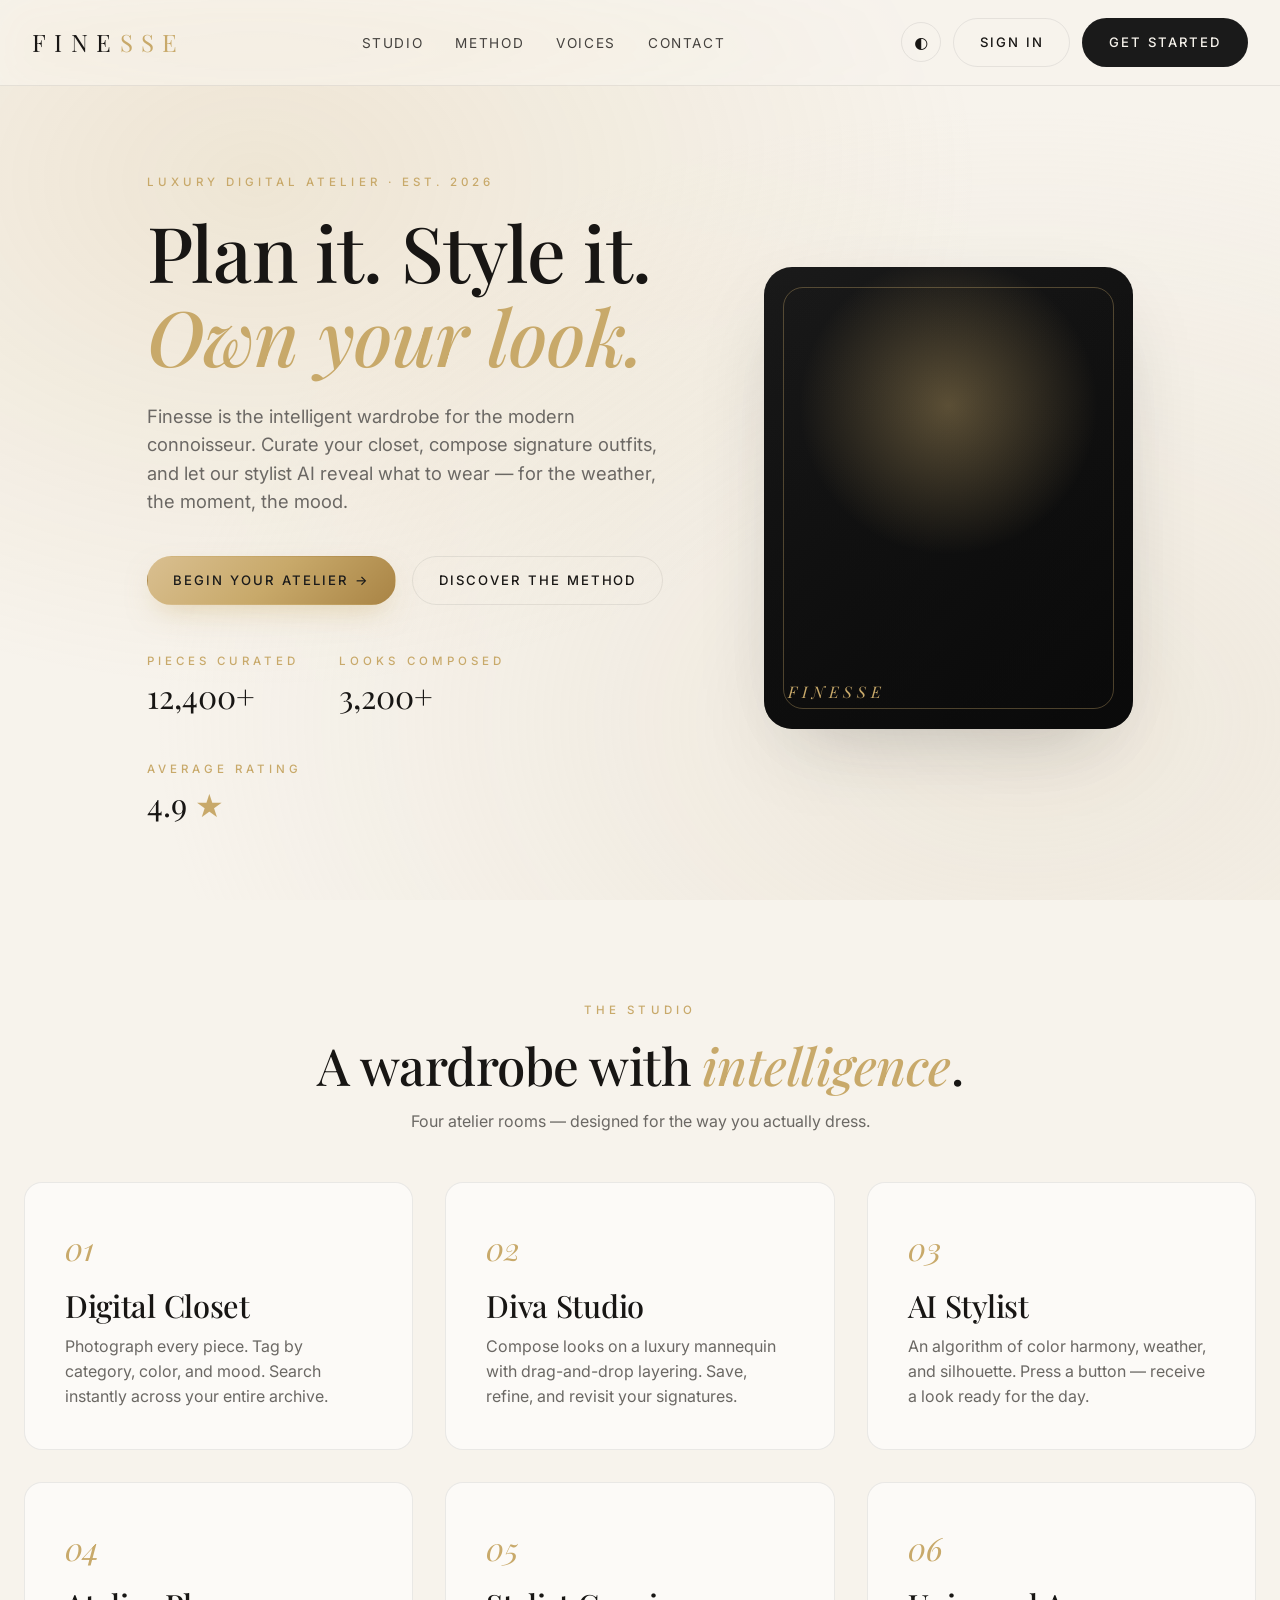
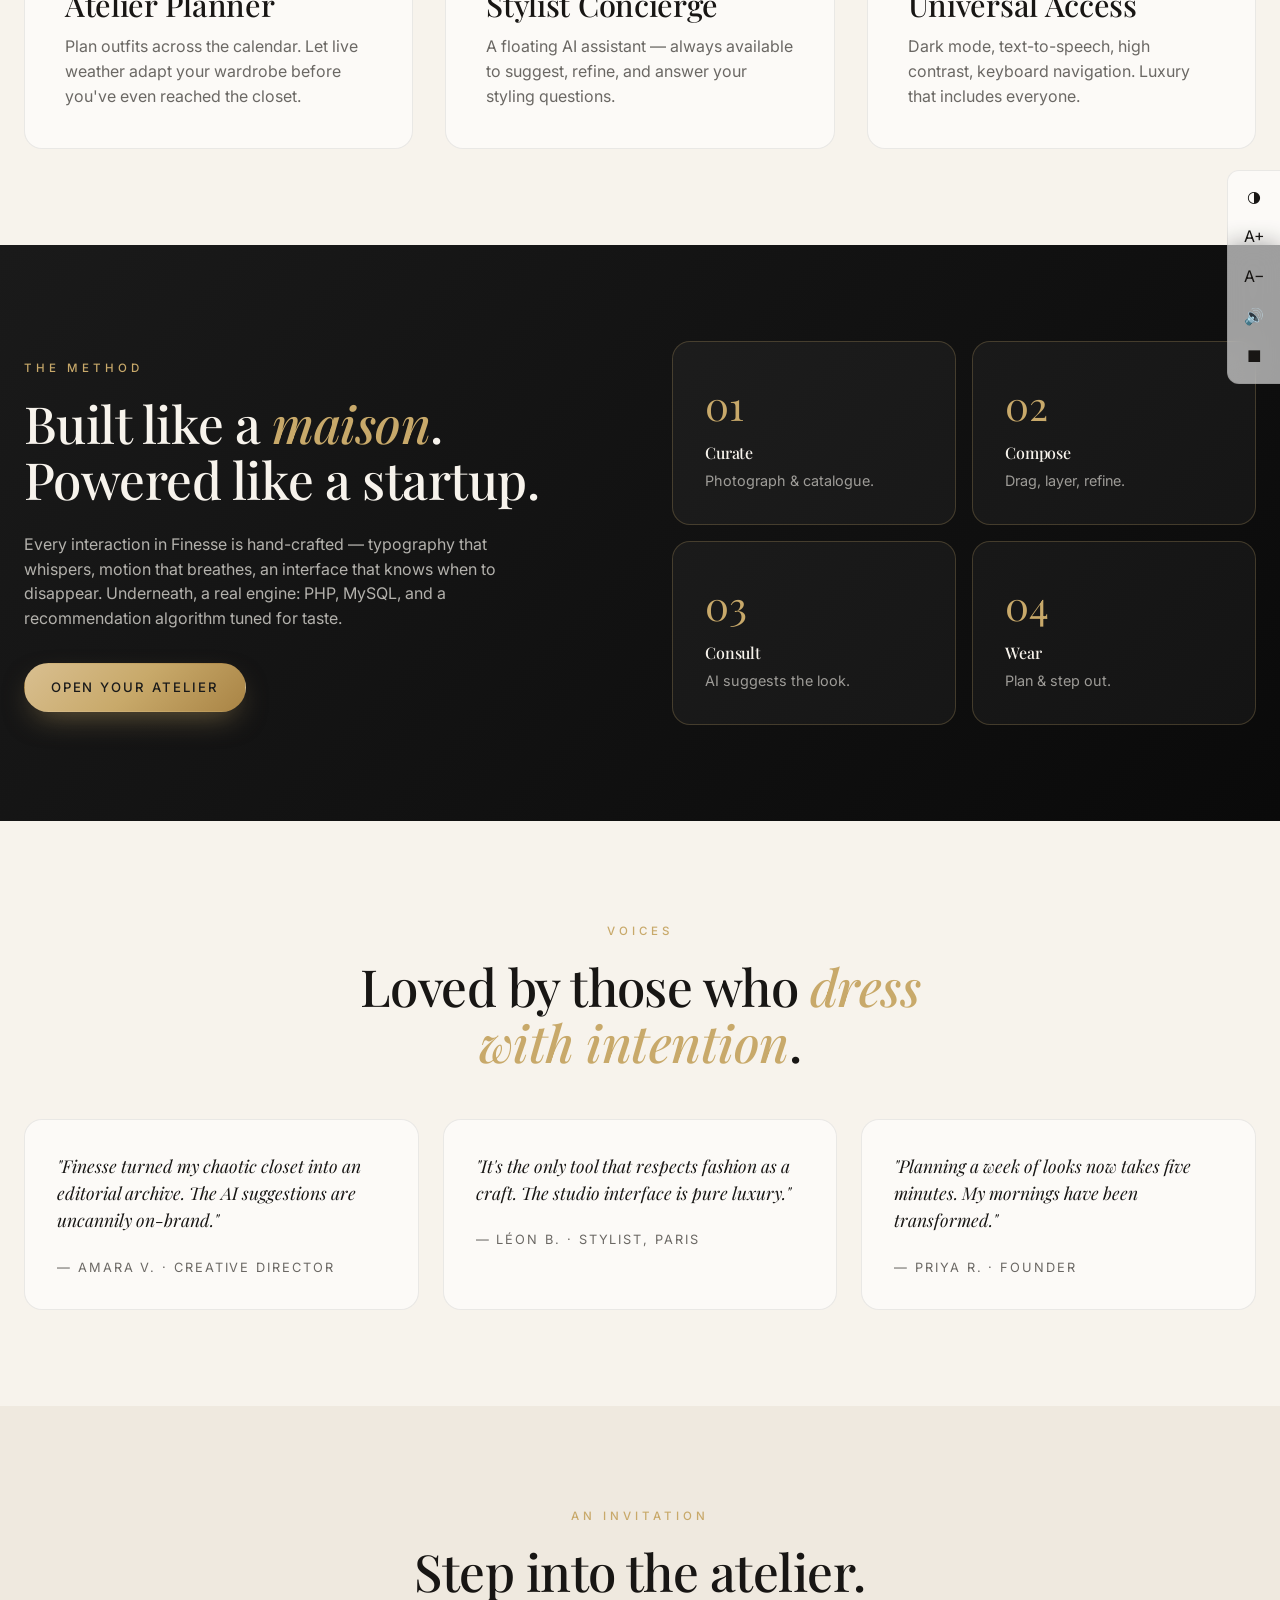
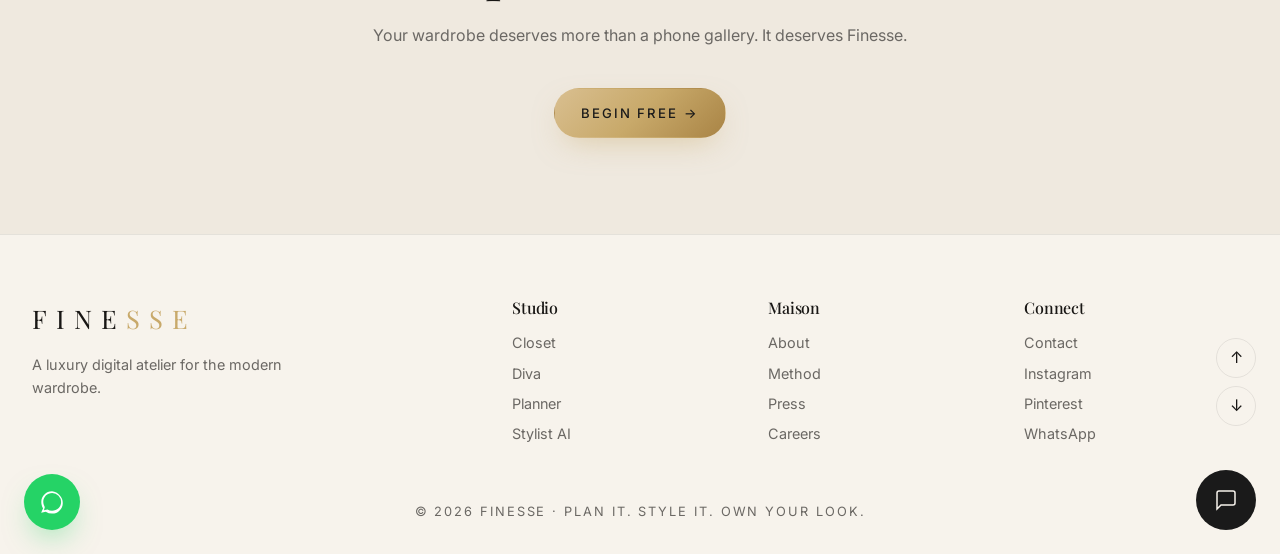
<file: Aatif/frontend/index.html>
<!DOCTYPE html>
<html lang="en">
<head>
<meta charset="UTF-8" />
<meta name="viewport" content="width=device-width, initial-scale=1" />
<title>Finesse — Plan it. Style it. Own your look.</title>
<meta name="description" content="Finesse is a luxury digital fashion-tech platform for wardrobe management & AI-powered outfit planning." />
<link rel="icon" href="assets/favicon.svg" type="image/svg+xml">
<link rel="preconnect" href="https://fonts.googleapis.com">
<link href="https://fonts.googleapis.com/css2?family=Inter:wght@300;400;500;600&family=Playfair+Display:ital,wght@0,400;0,500;0,600;1,400;1,500&display=swap" rel="stylesheet">
<link rel="stylesheet" href="css/finesse.css">
</head>
<body>
<div class="loader"><div class="l-logo">FINE<span>SSE</span></div><div class="bar"></div></div>

<nav class="nav">
  <a href="index.html" class="logo">FINE<span>SSE</span></a>
  <ul>
    <li><a href="#features">Studio</a></li>
    <li><a href="#how">Method</a></li>
    <li><a href="#voices">Voices</a></li>
    <li><a href="#contact">Contact</a></li>
  </ul>
  <div class="nav-actions">
    <button class="btn-icon" onclick="toggleTheme()" title="Theme">◐</button>
    <a href="login.html" class="btn btn-ghost">Sign in</a>
    <a href="signup.html" class="btn btn-primary">Get Started</a>
  </div>
</nav>

<header class="hero">
  <div class="container hero-grid">
    <div class="reveal">
      <span class="eyebrow">Luxury Digital Atelier · Est. 2026</span>
      <h1 style="margin-top:1rem">Plan it. Style it.<br><span class="it">Own your look.</span></h1>
      <p class="lead">Finesse is the intelligent wardrobe for the modern connoisseur. Curate your closet, compose signature outfits, and let our stylist AI reveal what to wear — for the weather, the moment, the mood.</p>
      <div class="hero-cta">
        <a href="signup.html" class="btn btn-gold">Begin Your Atelier →</a>
        <a href="#features" class="btn btn-ghost">Discover the Method</a>
      </div>
      <div style="margin-top:3rem; display:flex; gap:2.5rem; flex-wrap:wrap">
        <div><div class="eyebrow">Pieces curated</div><div style="font-family:var(--font-display);font-size:2rem">12,400+</div></div>
        <div><div class="eyebrow">Looks composed</div><div style="font-family:var(--font-display);font-size:2rem">3,200+</div></div>
        <div><div class="eyebrow">Average rating</div><div style="font-family:var(--font-display);font-size:2rem">4.9 <span style="color:var(--accent)">★</span></div></div>
      </div>
    </div>
    <div class="hero-visual reveal">
      <div class="silhouette"></div>
      <div class="frame"></div>
    </div>
  </div>
</header>

<section id="features">
  <div class="container">
    <div class="reveal" style="text-align:center;max-width:680px;margin:0 auto">
      <span class="eyebrow">The Studio</span>
      <h2 style="margin-top:1rem">A wardrobe with <em style="color:var(--accent)">intelligence</em>.</h2>
      <p class="muted" style="margin-top:1rem">Four atelier rooms — designed for the way you actually dress.</p>
    </div>
    <div class="features-grid">
      <div class="feature reveal">
        <span class="num">01</span><h3>Digital Closet</h3>
        <p class="muted">Photograph every piece. Tag by category, color, and mood. Search instantly across your entire archive.</p>
      </div>
      <div class="feature reveal">
        <span class="num">02</span><h3>Diva Studio</h3>
        <p class="muted">Compose looks on a luxury mannequin with drag-and-drop layering. Save, refine, and revisit your signatures.</p>
      </div>
      <div class="feature reveal">
        <span class="num">03</span><h3>AI Stylist</h3>
        <p class="muted">An algorithm of color harmony, weather, and silhouette. Press a button — receive a look ready for the day.</p>
      </div>
      <div class="feature reveal">
        <span class="num">04</span><h3>Atelier Planner</h3>
        <p class="muted">Plan outfits across the calendar. Let live weather adapt your wardrobe before you've even reached the closet.</p>
      </div>
      <div class="feature reveal">
        <span class="num">05</span><h3>Stylist Concierge</h3>
        <p class="muted">A floating AI assistant — always available to suggest, refine, and answer your styling questions.</p>
      </div>
      <div class="feature reveal">
        <span class="num">06</span><h3>Universal Access</h3>
        <p class="muted">Dark mode, text-to-speech, high contrast, keyboard navigation. Luxury that includes everyone.</p>
      </div>
    </div>
  </div>
</section>

<section id="how" style="background: var(--grad-noir); color: var(--ivory)">
  <div class="container">
    <div style="display:grid;grid-template-columns:1fr 1fr;gap:4rem;align-items:center">
      <div class="reveal">
        <span class="eyebrow">The Method</span>
        <h2 style="margin-top:1rem">Built like a <em style="color:var(--gold)">maison</em>.<br>Powered like a startup.</h2>
        <p style="margin-top:1.5rem;color:rgba(247,243,236,.7);max-width:480px">Every interaction in Finesse is hand-crafted — typography that whispers, motion that breathes, an interface that knows when to disappear. Underneath, a real engine: PHP, MySQL, and a recommendation algorithm tuned for taste.</p>
        <a href="signup.html" class="btn btn-gold" style="margin-top:2rem">Open Your Atelier</a>
      </div>
      <div class="reveal">
        <div style="display:grid;grid-template-columns:1fr 1fr;gap:1rem">
          <div style="padding:2rem;background:rgba(255,255,255,.04);border:1px solid rgba(200,169,106,.25);border-radius:18px">
            <div style="font-family:var(--font-display);font-size:2.5rem;color:var(--gold)">01</div>
            <h4 style="margin-top:.5rem">Curate</h4>
            <p style="font-size:.9rem;color:rgba(247,243,236,.6);margin-top:.5rem">Photograph & catalogue.</p>
          </div>
          <div style="padding:2rem;background:rgba(255,255,255,.04);border:1px solid rgba(200,169,106,.25);border-radius:18px">
            <div style="font-family:var(--font-display);font-size:2.5rem;color:var(--gold)">02</div>
            <h4 style="margin-top:.5rem">Compose</h4>
            <p style="font-size:.9rem;color:rgba(247,243,236,.6);margin-top:.5rem">Drag, layer, refine.</p>
          </div>
          <div style="padding:2rem;background:rgba(255,255,255,.04);border:1px solid rgba(200,169,106,.25);border-radius:18px">
            <div style="font-family:var(--font-display);font-size:2.5rem;color:var(--gold)">03</div>
            <h4 style="margin-top:.5rem">Consult</h4>
            <p style="font-size:.9rem;color:rgba(247,243,236,.6);margin-top:.5rem">AI suggests the look.</p>
          </div>
          <div style="padding:2rem;background:rgba(255,255,255,.04);border:1px solid rgba(200,169,106,.25);border-radius:18px">
            <div style="font-family:var(--font-display);font-size:2.5rem;color:var(--gold)">04</div>
            <h4 style="margin-top:.5rem">Wear</h4>
            <p style="font-size:.9rem;color:rgba(247,243,236,.6);margin-top:.5rem">Plan & step out.</p>
          </div>
        </div>
      </div>
    </div>
  </div>
</section>

<section id="voices">
  <div class="container">
    <div class="reveal" style="text-align:center;max-width:600px;margin:0 auto">
      <span class="eyebrow">Voices</span>
      <h2 style="margin-top:1rem">Loved by those who <em style="color:var(--accent)">dress with intention</em>.</h2>
    </div>
    <div class="t-grid">
      <div class="t-card reveal">
        <p>"Finesse turned my chaotic closet into an editorial archive. The AI suggestions are uncannily on-brand."</p>
        <div class="author">— Amara V. · Creative Director</div>
      </div>
      <div class="t-card reveal">
        <p>"It's the only tool that respects fashion as a craft. The studio interface is pure luxury."</p>
        <div class="author">— Léon B. · Stylist, Paris</div>
      </div>
      <div class="t-card reveal">
        <p>"Planning a week of looks now takes five minutes. My mornings have been transformed."</p>
        <div class="author">— Priya R. · Founder</div>
      </div>
    </div>
  </div>
</section>

<section id="contact" style="background: var(--bone)">
  <div class="container" style="text-align:center;max-width:680px">
    <span class="eyebrow">An Invitation</span>
    <h2 style="margin-top:1rem">Step into the atelier.</h2>
    <p class="muted" style="margin:1.5rem 0 2.5rem">Your wardrobe deserves more than a phone gallery. It deserves Finesse.</p>
    <a href="signup.html" class="btn btn-gold">Begin Free →</a>
  </div>
</section>

<footer class="footer">
  <div class="footer-grid">
    <div>
      <div style="font-family:var(--font-display);font-size:1.6rem;letter-spacing:.35em">FINE<span style="color:var(--accent)">SSE</span></div>
      <p class="muted" style="margin-top:1rem;max-width:300px;font-size:.9rem">A luxury digital atelier for the modern wardrobe.</p>
    </div>
    <div><h4>Studio</h4><ul><li>Closet</li><li>Diva</li><li>Planner</li><li>Stylist AI</li></ul></div>
    <div><h4>Maison</h4><ul><li>About</li><li>Method</li><li>Press</li><li>Careers</li></ul></div>
    <div><h4>Connect</h4><ul><li>Contact</li><li>Instagram</li><li>Pinterest</li><li>WhatsApp</li></ul></div>
  </div>
  <div class="copy">© 2026 Finesse · Plan it. Style it. Own your look.</div>
</footer>

<div style="position:fixed;right:1.5rem;bottom:8rem;z-index:50;display:flex;flex-direction:column;gap:.5rem">
  <button class="btn-icon" onclick="scrollUp()" title="Top">↑</button>
  <button class="btn-icon" onclick="scrollDown()" title="Bottom">↓</button>
</div>

<div id="floating-slot"></div>
<script src="js/finesse.js"></script>
</body>
</html>
</file>
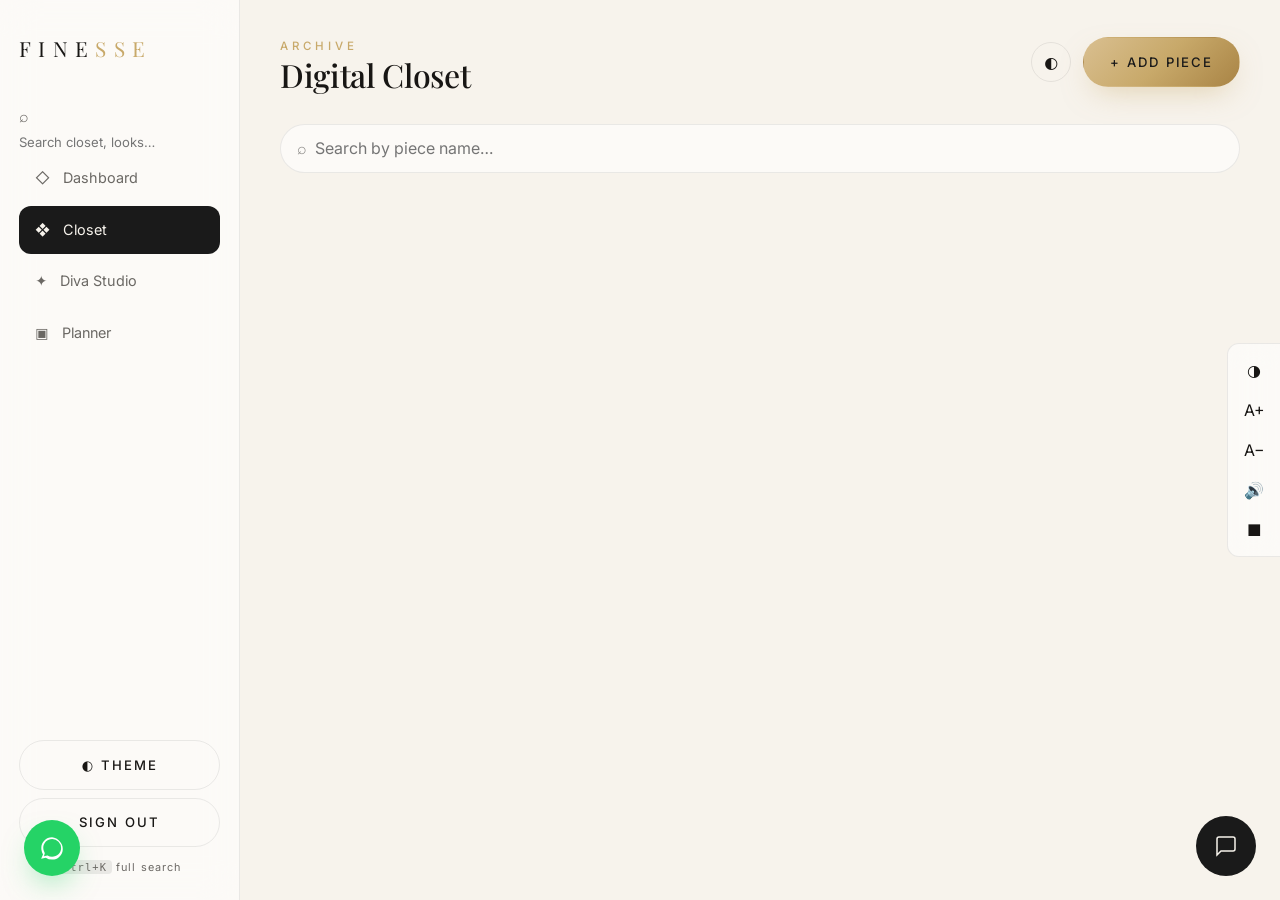
<file: Aatif/frontend/closet.html>
<!DOCTYPE html><html lang="en"><head>
<meta charset="UTF-8"><meta name="viewport" content="width=device-width, initial-scale=1">
<title>Closet · Finesse</title>
<link rel="icon" href="assets/favicon.svg" type="image/svg+xml">
<link href="https://fonts.googleapis.com/css2?family=Inter:wght@300;400;500;600&family=Playfair+Display:ital,wght@0,500;1,500&display=swap" rel="stylesheet">
<link rel="stylesheet" href="css/finesse.css">
</head><body>
<div class="app-shell">
  <div id="sidebar-slot"></div>
  <main class="app-main">
    <div class="app-top">
      <div><span class="eyebrow">Archive</span><h1>Digital Closet</h1></div>
      <div class="right">
        <button class="btn-icon" onclick="toggleTheme()" title="Theme">◐</button>
        <button class="btn btn-gold" onclick="openAdd()">+ Add Piece</button>
      </div>
    </div>

    <div class="closet-toolbar">
      <div class="search-bar">
        <span style="opacity:.5">⌕</span>
        <input id="search" placeholder="Search by piece name…">
      </div>
    </div>
    <div class="cat-pills" id="cat-pills"></div>

    <div class="item-grid" id="item-grid"></div>
  </main>
</div>

<div class="modal" id="add-modal">
  <div class="box">
    <h3>Add a piece</h3>
    <form onsubmit="submitAdd(event)" enctype="multipart/form-data">
      <div class="field"><label>Name</label><input name="name" required maxlength="120"></div>
      <div class="field"><label>Category</label>
        <select name="category_id" id="cat-select" required style="width:100%;padding:.9rem 1rem;border-radius:12px;border:1px solid var(--border);background:transparent;color:var(--text)"></select>
      </div>
      <div style="display:grid;grid-template-columns:1fr 1fr;gap:1rem">
        <div class="field"><label>Color</label><input name="color" placeholder="e.g. ivory"></div>
        <div class="field"><label>Style tag</label><input name="style_tag" placeholder="e.g. evening"></div>
      </div>
      <div class="field"><label>Image</label><input type="file" name="image" accept="image/*" required></div>
      <div style="display:flex;gap:.5rem;margin-top:1rem">
        <button type="button" class="btn btn-ghost" onclick="closeAdd()" style="flex:1;justify-content:center">Cancel</button>
        <button class="btn btn-primary" style="flex:1;justify-content:center">Add to Closet</button>
      </div>
    </form>
  </div>
</div>

<div id="floating-slot"></div>
<script src="js/finesse.js"></script>
<script>document.getElementById('sidebar-slot').outerHTML = F.renderChrome('closet');</script>
<script src="js/closet.js"></script>
</body></html>
</file>
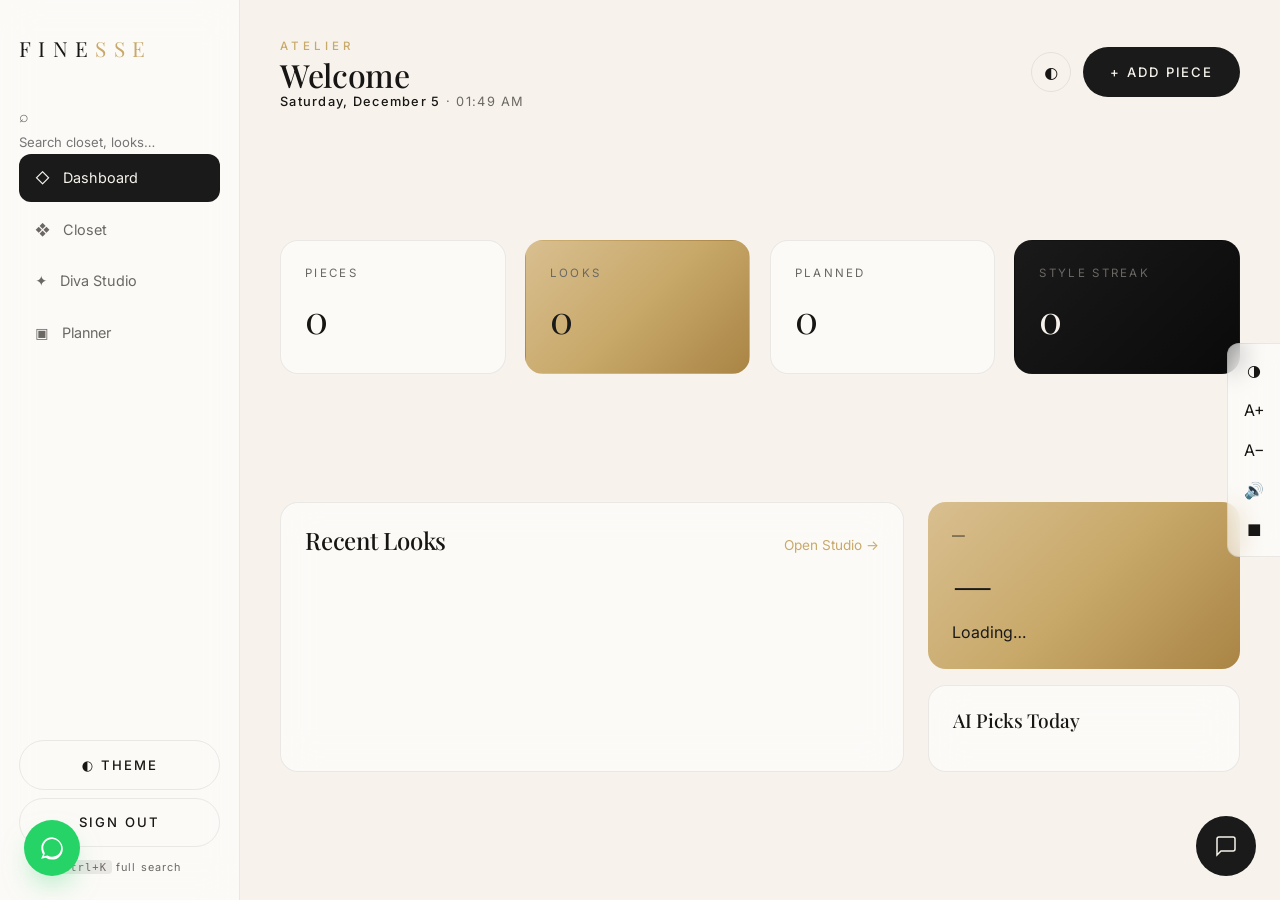
<file: Aatif/frontend/dashboard.html>
<!DOCTYPE html><html lang="en"><head>
<meta charset="UTF-8"><meta name="viewport" content="width=device-width, initial-scale=1">
<title>Dashboard · Finesse</title>
<link rel="icon" href="assets/favicon.svg" type="image/svg+xml">
<link href="https://fonts.googleapis.com/css2?family=Inter:wght@300;400;500;600&family=Playfair+Display:ital,wght@0,500;1,500&display=swap" rel="stylesheet">
<link rel="stylesheet" href="css/finesse.css">
</head><body>
<div class="app-shell">
  <script>document.write(F_RENDER_PLACEHOLDER='')</script>
  <div id="sidebar-slot"></div>
  <main class="app-main">
    <div class="app-top">
      <div>
        <span class="eyebrow">Atelier</span>
        <h1 id="hello">Welcome</h1>
        <div class="dt-widget" id="dt-widget"></div>
      </div>
      <div class="right">
        <button class="btn-icon" onclick="toggleTheme()" title="Theme">◐</button>
        <a href="closet.html" class="btn btn-primary">+ Add Piece</a>
      </div>
    </div>

    <section class="widgets">
      <div class="widget"><div class="lbl">Pieces</div><div class="val" id="stat-items">0</div></div>
      <div class="widget gold"><div class="lbl">Looks</div><div class="val" id="stat-outfits">0</div></div>
      <div class="widget"><div class="lbl">Planned</div><div class="val" id="stat-planned">0</div></div>
      <div class="widget dark"><div class="lbl">Style streak</div><div class="val" id="stat-streak">0</div></div>
    </section>

    <div class="dash-grid">
      <div class="card">
        <div class="section-title"><h2>Recent Looks</h2><a href="diva.html" style="color:var(--accent);font-size:.85rem">Open Studio →</a></div>
        <div id="recent-outfits"></div>
      </div>
      <div style="display:flex;flex-direction:column;gap:1rem">
        <div class="weather-card">
          <div class="city" id="w-city">—</div>
          <div class="t" id="w-temp">—</div>
          <div style="text-transform:capitalize" id="w-cond">loading…</div>
        </div>
        <div class="card">
          <div class="section-title"><h2 style="font-size:1.2rem">AI Picks Today</h2></div>
          <div id="ai-picks" style="display:grid;grid-template-columns:repeat(3,1fr);gap:.5rem"></div>
        </div>
      </div>
    </div>
  </main>
</div>
<div id="floating-slot"></div>
<script src="js/finesse.js"></script>
<script>document.getElementById('sidebar-slot').outerHTML = F.renderChrome('dashboard');</script>
<script src="js/dashboard.js"></script>
</body></html>
</file>
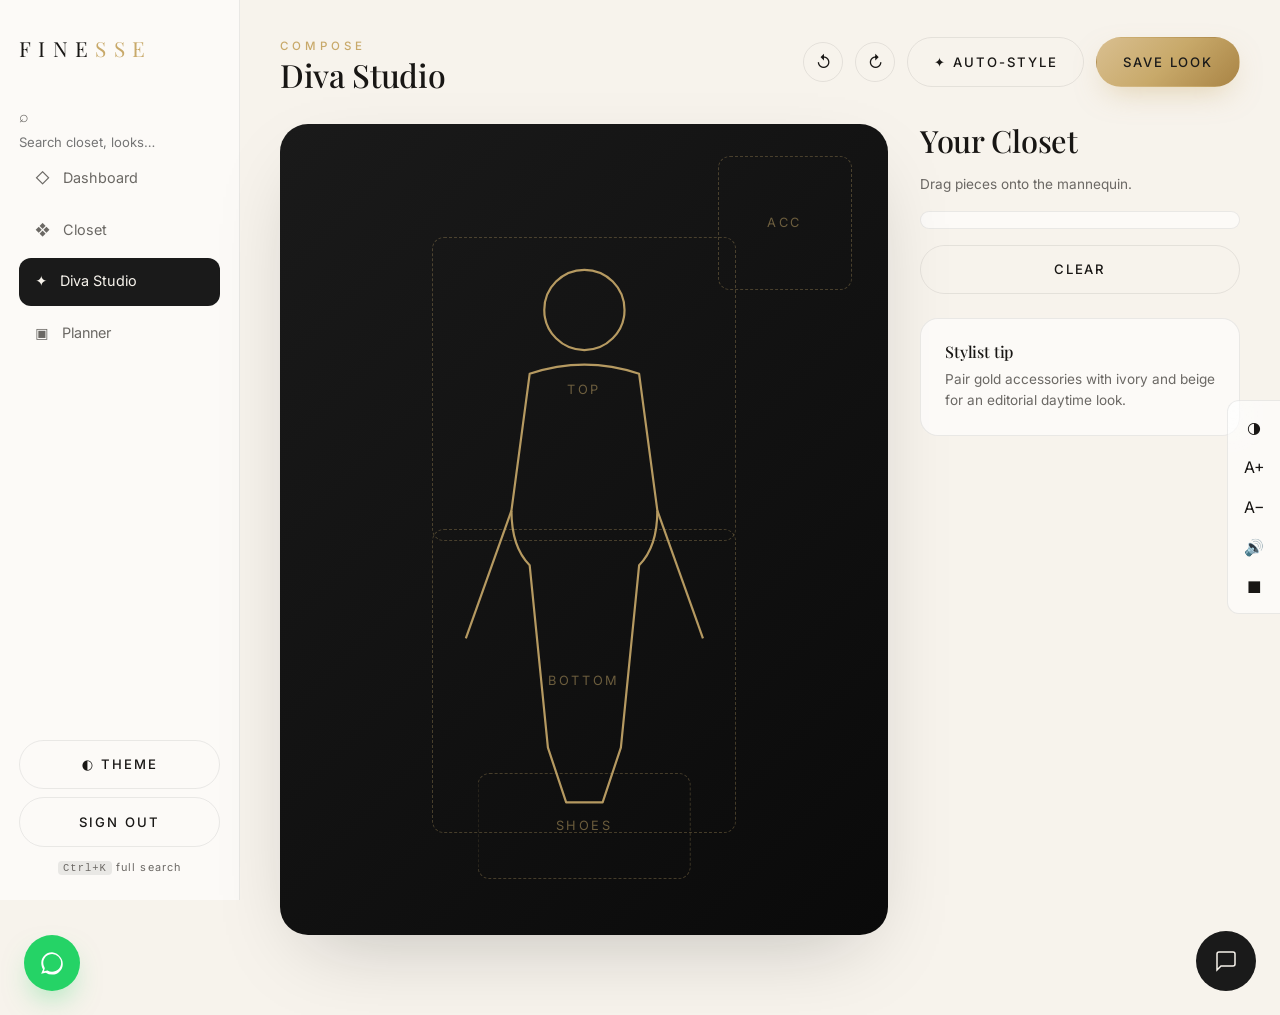
<file: Aatif/frontend/diva.html>
<!DOCTYPE html><html lang="en"><head>
<meta charset="UTF-8"><meta name="viewport" content="width=device-width, initial-scale=1">
<title>Diva Studio · Finesse</title>
<link rel="icon" href="assets/favicon.svg" type="image/svg+xml">
<link href="https://fonts.googleapis.com/css2?family=Inter:wght@300;400;500;600&family=Playfair+Display:ital,wght@0,500;1,500&display=swap" rel="stylesheet">
<link rel="stylesheet" href="css/finesse.css">
</head><body>
<div class="app-shell">
  <div id="sidebar-slot"></div>
  <main class="app-main">
    <div class="app-top">
      <div><span class="eyebrow">Compose</span><h1>Diva Studio</h1></div>
      <div class="right">
        <button class="btn-icon" onclick="rotateMannequin(-1)" title="Rotate left">↺</button>
        <button class="btn-icon" onclick="rotateMannequin(1)" title="Rotate right">↻</button>
        <button class="btn btn-ghost" onclick="autoCompose()">✦ Auto-style</button>
        <button class="btn btn-gold" onclick="saveOutfit()">Save Look</button>
      </div>
    </div>

    <div class="diva-wrap">
      <div class="mannequin" id="mannequin">
        <svg viewBox="0 0 200 320" fill="none" stroke="#c8a96a" stroke-width="1.2" stroke-linejoin="round">
          <circle cx="100" cy="40" r="22"/>
          <path d="M70 75 Q100 65 130 75 L140 150 Q140 170 130 180 L120 280 L110 310 H90 L80 280 L70 180 Q60 170 60 150 Z"/>
          <line x1="60" y1="150" x2="35" y2="220"/>
          <line x1="140" y1="150" x2="165" y2="220"/>
        </svg>
        <div class="slot top" data-slot="top" data-label="TOP">TOP</div>
        <div class="slot bottom" data-slot="bottom" data-label="BOTTOM">BOTTOM</div>
        <div class="slot shoes" data-slot="shoes" data-label="SHOES">SHOES</div>
        <div class="slot acc" data-slot="acc" data-label="ACC">ACC</div>
      </div>

      <div class="diva-side">
        <h3>Your Closet</h3>
        <p class="muted" style="font-size:.85rem;margin-bottom:1rem">Drag pieces onto the mannequin.</p>
        <div class="diva-pool" id="diva-pool"></div>
        <div class="diva-actions">
          <button class="btn btn-ghost" onclick="clearLook()" style="flex:1;justify-content:center">Clear</button>
        </div>
        <div class="card" style="margin-top:1.5rem">
          <h4 style="font-family:var(--font-display);margin-bottom:.5rem">Stylist tip</h4>
          <p class="muted" style="font-size:.85rem">Pair gold accessories with ivory and beige for an editorial daytime look.</p>
        </div>
      </div>
    </div>
  </main>
</div>
<div id="floating-slot"></div>
<script src="js/finesse.js"></script>
<script>document.getElementById('sidebar-slot').outerHTML = F.renderChrome('diva');</script>
<script src="js/diva.js"></script>
</body></html>
</file>
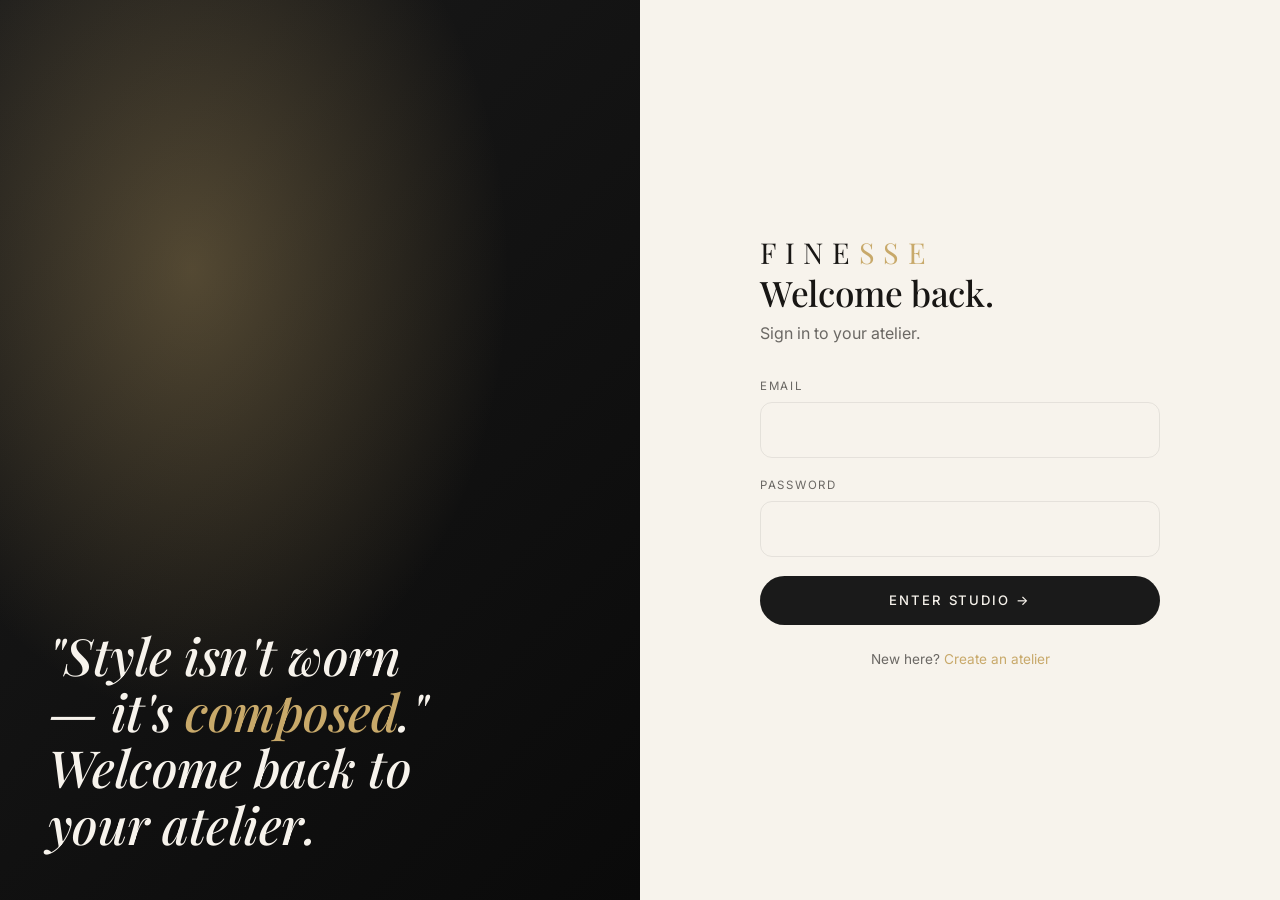
<file: Aatif/frontend/login.html>
<!DOCTYPE html><html lang="en"><head>
<meta charset="UTF-8"><meta name="viewport" content="width=device-width, initial-scale=1">
<title>Sign In · Finesse</title>
<link rel="icon" href="assets/favicon.svg" type="image/svg+xml">
<link href="https://fonts.googleapis.com/css2?family=Inter:wght@300;400;500;600&family=Playfair+Display:ital,wght@0,500;1,500&display=swap" rel="stylesheet">
<link rel="stylesheet" href="css/finesse.css">
</head><body>
<main class="auth-page">
  <aside class="auth-art">
    <h2>"Style isn't worn — it's <span>composed</span>." Welcome back to your atelier.</h2>
  </aside>
  <section class="auth-form-wrap">
    <form class="auth-form" onsubmit="doLogin(event)">
      <a href="index.html" class="logo">FINE<span style="color:var(--accent)">SSE</span></a>
      <h1>Welcome back.</h1>
      <p class="sub">Sign in to your atelier.</p>
      <div class="msg"></div>
      <div class="field"><label>Email</label><input type="email" name="email" required></div>
      <div class="field"><label>Password</label><input type="password" name="password" minlength="6" required></div>
      <button class="btn btn-primary">Enter Studio →</button>
      <p class="alt">New here? <a href="signup.html">Create an atelier</a></p>
    </form>
  </section>
</main>
<script src="js/finesse.js"></script>
<script src="js/auth.js"></script>
</body></html>
</file>
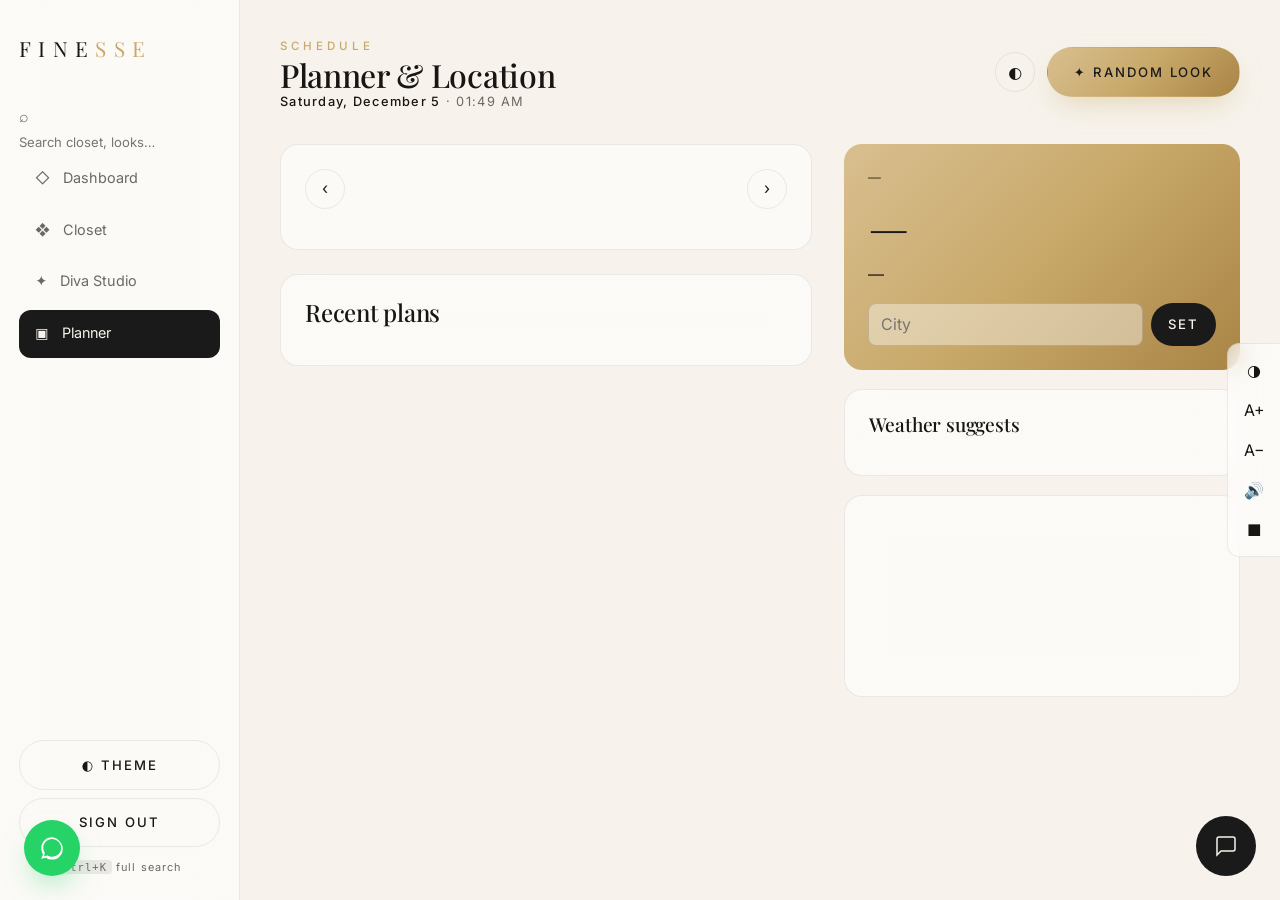
<file: Aatif/frontend/planner.html>
<!DOCTYPE html><html lang="en"><head>
<meta charset="UTF-8"><meta name="viewport" content="width=device-width, initial-scale=1">
<title>Planner · Finesse</title>
<link rel="icon" href="assets/favicon.svg" type="image/svg+xml">
<link href="https://fonts.googleapis.com/css2?family=Inter:wght@300;400;500;600&family=Playfair+Display:ital,wght@0,500;1,500&display=swap" rel="stylesheet">
<link rel="stylesheet" href="css/finesse.css">
</head><body>
<div class="app-shell">
  <div id="sidebar-slot"></div>
  <main class="app-main">
    <div class="app-top">
      <div><span class="eyebrow">Schedule</span><h1>Planner & Location</h1>
        <div class="dt-widget" id="dt-widget"></div>
      </div>
      <div class="right">
        <button class="btn-icon" onclick="toggleTheme()" title="Theme">◐</button>
        <button class="btn btn-gold" onclick="randomOutfit()">✦ Random Look</button>
      </div>
    </div>

    <div class="planner-grid">
      <div>
        <div class="calendar">
          <div class="cal-head">
            <button class="btn-icon" onclick="shiftMonth(-1)">‹</button>
            <h3 id="cal-month"></h3>
            <button class="btn-icon" onclick="shiftMonth(1)">›</button>
          </div>
          <div class="cal-grid" id="cal-grid"></div>
        </div>

        <div class="card" style="margin-top:1.5rem">
          <div class="section-title"><h2>Recent plans</h2></div>
          <div id="entries"></div>
        </div>
      </div>

      <div style="display:flex;flex-direction:column;gap:1.2rem">
        <div class="weather-card">
          <div class="city" id="w-city">—</div>
          <div class="t" id="w-temp">—</div>
          <div style="text-transform:capitalize" id="w-cond">—</div>
          <div style="display:flex;gap:.5rem;margin-top:1rem">
            <input id="city-input" placeholder="City" style="flex:1;padding:.5rem .8rem;border-radius:8px;border:1px solid rgba(0,0,0,.15);background:rgba(255,255,255,.4)">
            <button class="btn btn-primary" onclick="loadWeather()" style="padding:.5rem 1rem">Set</button>
          </div>
        </div>

        <div class="card">
          <div class="section-title"><h2 style="font-size:1.2rem">Weather suggests</h2></div>
          <div id="suggest" style="display:grid;grid-template-columns:repeat(3,1fr);gap:.5rem"></div>
        </div>

        <div class="card" style="padding:0;overflow:hidden">
          <iframe title="Map" style="width:100%;height:200px;border:0;display:block"
            src="https://www.openstreetmap.org/export/embed.html?bbox=-0.2%2C51.45%2C0.0%2C51.55&layer=mapnik"></iframe>
        </div>
      </div>
    </div>
  </main>
</div>

<div class="modal" id="plan-modal">
  <div class="box">
    <h3>Plan a look</h3>
    <form onsubmit="submitPlan(event)">
      <div class="field"><label>Date</label><input type="date" id="plan-date" name="date" required></div>
      <div class="field"><label>Outfit</label>
        <select id="plan-outfit" name="outfit_id" style="width:100%;padding:.9rem 1rem;border-radius:12px;border:1px solid var(--border);background:transparent;color:var(--text)"></select>
      </div>
      <div class="field"><label>Note</label><input name="note" placeholder="e.g. dinner with M."></div>
      <div style="display:flex;gap:.5rem;margin-top:1rem">
        <button type="button" class="btn btn-ghost" onclick="closePlan()" style="flex:1;justify-content:center">Cancel</button>
        <button class="btn btn-gold" style="flex:1;justify-content:center">Save Plan</button>
      </div>
    </form>
  </div>
</div>

<div id="floating-slot"></div>
<script src="js/finesse.js"></script>
<script>document.getElementById('sidebar-slot').outerHTML = F.renderChrome('planner');</script>
<script src="js/planner.js"></script>
</body></html>
</file>
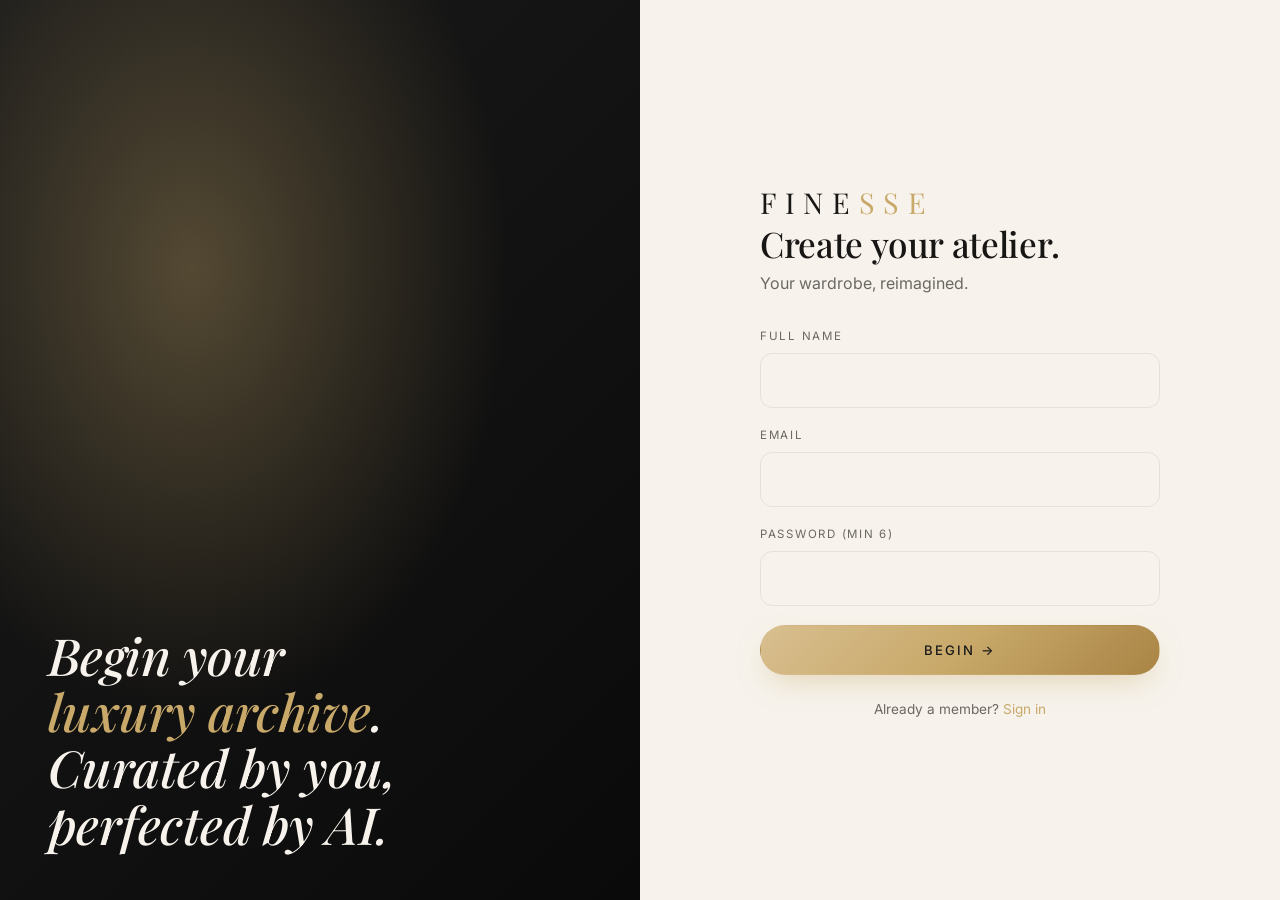
<file: Aatif/frontend/signup.html>
<!DOCTYPE html><html lang="en"><head>
<meta charset="UTF-8"><meta name="viewport" content="width=device-width, initial-scale=1">
<title>Create Atelier · Finesse</title>
<link rel="icon" href="assets/favicon.svg" type="image/svg+xml">
<link href="https://fonts.googleapis.com/css2?family=Inter:wght@300;400;500;600&family=Playfair+Display:ital,wght@0,500;1,500&display=swap" rel="stylesheet">
<link rel="stylesheet" href="css/finesse.css">
</head><body>
<main class="auth-page">
  <aside class="auth-art">
    <h2>Begin your <span>luxury archive</span>. Curated by you, perfected by AI.</h2>
  </aside>
  <section class="auth-form-wrap">
    <form class="auth-form" onsubmit="doSignup(event)">
      <a href="index.html" class="logo">FINE<span style="color:var(--accent)">SSE</span></a>
      <h1>Create your atelier.</h1>
      <p class="sub">Your wardrobe, reimagined.</p>
      <div class="msg"></div>
      <div class="field"><label>Full name</label><input type="text" name="name" required maxlength="100" pattern="[A-Za-z][A-Za-z\s'-]{1,98}"></div>
      <div class="field"><label>Email</label><input type="email" name="email" required></div>
      <div class="field"><label>Password (min 6)</label><input type="password" name="password" minlength="6" maxlength="64" required></div>
      <button class="btn btn-gold">Begin →</button>
      <p class="alt">Already a member? <a href="login.html">Sign in</a></p>
    </form>
  </section>
</main>
<script src="js/finesse.js"></script>
<script src="js/auth.js"></script>
</body></html>
</file>
<file: Aatif/frontend/css/finesse.css>
/* ============================================================
   FINESSE — Luxury Design System
   Palette: Ivory, Black, Beige, Champagne Gold, Soft Gray
   ============================================================ */

:root {
  --ivory: #f7f3ec;
  --bone:  #efe9df;
  --beige: #e3d9c6;
  --gold:  #c8a96a;
  --gold-soft: #d9bf90;
  --gray:  #8a8784;
  --char:  #1a1a1a;
  --black: #0a0a0a;
  --white: #ffffff;

  --bg: var(--ivory);
  --surface: rgba(255,255,255,0.6);
  --text: #181614;
  --muted: #6b6864;
  --border: rgba(20,20,20,0.08);
  --accent: var(--gold);
  --shadow-lux: 0 30px 80px -30px rgba(20,20,20,.25);
  --grad-gold: linear-gradient(135deg, #d9bf90 0%, #c8a96a 50%, #a98445 100%);
  --grad-noir: linear-gradient(135deg, #1a1a1a 0%, #0a0a0a 100%);

  --font-display: "Playfair Display", "Cormorant Garamond", Georgia, serif;
  --font-sans: "Inter", "Helvetica Neue", system-ui, sans-serif;

  --radius: 18px;
  --radius-sm: 10px;
  --radius-lg: 28px;
}

html.dark {
  --bg: #0c0b0a;
  --surface: rgba(28,26,24,0.6);
  --text: #f3ede2;
  --muted: #9d978d;
  --border: rgba(255,255,255,0.08);
}

* { box-sizing: border-box; margin: 0; padding: 0; }
html { scroll-behavior: smooth; }
body {
  font-family: var(--font-sans);
  background: var(--bg);
  color: var(--text);
  line-height: 1.55;
  min-height: 100vh;
  -webkit-font-smoothing: antialiased;
  transition: background .4s ease, color .4s ease;
}
img { max-width: 100%; display: block; }
a { color: inherit; text-decoration: none; }
button { font: inherit; cursor: pointer; border: 0; background: transparent; color: inherit; }
input, textarea, select { font: inherit; color: inherit; }

/* ============== TYPOGRAPHY ============== */
h1,h2,h3,h4 { font-family: var(--font-display); font-weight: 500; letter-spacing: -0.01em; line-height: 1.1; }
h1 { font-size: clamp(2.5rem, 6vw, 5.5rem); }
h2 { font-size: clamp(2rem, 4vw, 3.5rem); }
h3 { font-size: clamp(1.4rem, 2.4vw, 2rem); }
.eyebrow { text-transform: uppercase; letter-spacing: .35em; font-size: .72rem; color: var(--accent); font-weight: 500; }
.muted { color: var(--muted); }

/* ============== LAYOUT ============== */
.container { max-width: 1280px; margin: 0 auto; padding: 0 1.5rem; }
section { padding: 6rem 0; }

/* ============== NAV ============== */
.nav {
  position: fixed; top: 0; left: 0; right: 0; z-index: 50;
  display: flex; align-items: center; justify-content: space-between;
  padding: 1.1rem 2rem;
  backdrop-filter: blur(20px) saturate(140%);
  -webkit-backdrop-filter: blur(20px) saturate(140%);
  background: color-mix(in srgb, var(--bg) 75%, transparent);
  border-bottom: 1px solid var(--border);
}
.nav .logo { font-family: var(--font-display); font-size: 1.5rem; letter-spacing: .35em; }
.nav .logo span { color: var(--accent); }
.nav ul { display: flex; gap: 2rem; list-style: none; }
.nav ul a { font-size: .85rem; letter-spacing: .12em; text-transform: uppercase; opacity: .8; transition: opacity .3s, color .3s; }
.nav ul a:hover { opacity: 1; color: var(--accent); }
.nav .nav-actions { display: flex; gap: .75rem; align-items: center; }
@media (max-width: 800px) { .nav ul { display: none; } }

/* ============== BUTTONS ============== */
.btn {
  display: inline-flex; align-items: center; gap: .5rem;
  padding: .85rem 1.6rem; border-radius: 999px;
  font-size: .82rem; letter-spacing: .15em; text-transform: uppercase; font-weight: 500;
  transition: transform .25s ease, box-shadow .25s ease, background .3s, color .3s;
  border: 1px solid transparent;
}
.btn-primary { background: var(--char); color: var(--ivory); }
.btn-primary:hover { transform: translateY(-2px); box-shadow: 0 14px 30px -10px rgba(0,0,0,.4); }
.btn-gold { background: var(--grad-gold); color: #1a1a1a; box-shadow: 0 12px 30px -10px rgba(200,169,106,.5); }
.btn-gold:hover { transform: translateY(-2px); }
.btn-ghost { border: 1px solid var(--border); }
.btn-ghost:hover { border-color: var(--accent); color: var(--accent); }
.btn-icon { width: 40px; height: 40px; border-radius: 50%; display: inline-flex; align-items: center; justify-content: center; border: 1px solid var(--border); }

/* ============== GLASS / CARDS ============== */
.glass {
  background: var(--surface);
  border: 1px solid var(--border);
  backdrop-filter: blur(18px);
  -webkit-backdrop-filter: blur(18px);
  border-radius: var(--radius);
}
.card { background: var(--surface); border: 1px solid var(--border); border-radius: var(--radius); padding: 1.5rem; backdrop-filter: blur(18px); }

/* ============== HERO ============== */
.hero { position: relative; min-height: 100vh; display: flex; align-items: center; padding-top: 6rem; overflow: hidden; }
.hero::before {
  content:""; position:absolute; inset:0; z-index:-1;
  background:
    radial-gradient(ellipse at 20% 20%, rgba(200,169,106,.18), transparent 50%),
    radial-gradient(ellipse at 80% 80%, rgba(227,217,198,.4), transparent 60%);
}
.hero-grid { display: grid; grid-template-columns: 1.2fr .8fr; gap: 4rem; align-items: center; }
@media (max-width: 900px) { .hero-grid { grid-template-columns: 1fr; } }
.hero h1 .it { font-style: italic; color: var(--accent); }
.hero p.lead { font-size: 1.15rem; color: var(--muted); max-width: 540px; margin: 1.5rem 0 2.5rem; }
.hero-cta { display: flex; gap: 1rem; flex-wrap: wrap; }

.hero-visual {
  position: relative; aspect-ratio: 4/5; border-radius: var(--radius-lg);
  background: var(--grad-noir);
  overflow: hidden;
  box-shadow: var(--shadow-lux);
}
.hero-visual::after {
  content:"FINESSE"; position:absolute; bottom:1.5rem; left:1.5rem;
  font-family: var(--font-display); font-style: italic; color: var(--gold);
  letter-spacing: .3em; font-size: 1rem;
}
.hero-visual .silhouette {
  position: absolute; inset: 0;
  background:
    radial-gradient(circle at 50% 30%, rgba(200,169,106,.4), transparent 40%),
    linear-gradient(180deg, transparent 0%, rgba(10,10,10,.5) 100%);
}
.hero-visual .frame {
  position:absolute; inset: 1.2rem; border: 1px solid rgba(200,169,106,.35); border-radius: calc(var(--radius-lg) - 8px);
}

/* ============== FEATURES ============== */
.features-grid { display: grid; grid-template-columns: repeat(3, 1fr); gap: 2rem; margin-top: 3rem; }
@media (max-width: 900px) { .features-grid { grid-template-columns: 1fr; } }
.feature { padding: 2.5rem; border-radius: var(--radius); border: 1px solid var(--border); transition: transform .4s, border-color .4s; background: var(--surface); }
.feature:hover { transform: translateY(-6px); border-color: var(--accent); }
.feature .num { font-family: var(--font-display); font-style: italic; color: var(--accent); font-size: 2rem; }
.feature h3 { margin: 1rem 0 .75rem; }

/* ============== TESTIMONIALS ============== */
.t-grid { display:grid; grid-template-columns: repeat(3,1fr); gap: 1.5rem; margin-top: 3rem; }
@media (max-width: 900px) { .t-grid { grid-template-columns: 1fr; } }
.t-card { padding: 2rem; border-radius: var(--radius); background: var(--surface); border: 1px solid var(--border); }
.t-card p { font-family: var(--font-display); font-style: italic; font-size: 1.1rem; }
.t-card .author { margin-top: 1.5rem; font-size: .8rem; letter-spacing: .15em; text-transform: uppercase; color: var(--muted); }

/* ============== AUTH ============== */
.auth-page {
  min-height: 100vh; display: grid; grid-template-columns: 1fr 1fr;
  background: var(--bg);
}
@media (max-width: 900px) { .auth-page { grid-template-columns: 1fr; } }
.auth-art {
  background: var(--grad-noir); position: relative; overflow: hidden;
  display: flex; align-items: flex-end; padding: 3rem; color: var(--ivory);
}
.auth-art::before {
  content:""; position:absolute; inset:0;
  background: radial-gradient(ellipse at 30% 30%, rgba(200,169,106,.35), transparent 50%);
}
.auth-art h2 { position: relative; font-style: italic; max-width: 380px; }
.auth-art h2 span { color: var(--gold); }
.auth-form-wrap { display: flex; align-items: center; justify-content: center; padding: 3rem 2rem; }
.auth-form { width: 100%; max-width: 400px; }
.auth-form .logo { font-family: var(--font-display); font-size: 1.8rem; letter-spacing: .3em; margin-bottom: 2rem; }
.auth-form h1 { font-size: 2.2rem; margin-bottom: .5rem; }
.auth-form p.sub { color: var(--muted); margin-bottom: 2rem; }
.field { margin-bottom: 1.2rem; }
.field label { display:block; font-size: .72rem; letter-spacing: .15em; text-transform: uppercase; color: var(--muted); margin-bottom: .4rem; }
.field input {
  width: 100%; padding: .9rem 1rem; border-radius: 12px;
  border: 1px solid var(--border); background: transparent; color: var(--text);
  transition: border-color .3s;
}
.field input:focus { outline: none; border-color: var(--accent); }
.auth-form .btn { width: 100%; justify-content: center; }
.auth-form .alt { text-align: center; margin-top: 1.5rem; font-size: .85rem; color: var(--muted); }
.auth-form .alt a { color: var(--accent); }
.msg { padding: .75rem 1rem; border-radius: 10px; font-size: .85rem; margin-bottom: 1rem; display:none; }
.msg.ok { background: rgba(80,160,90,.12); color: #2e7d3a; display: block; }
.msg.err { background: rgba(200,60,60,.12); color: #b32a2a; display: block; }

/* ============== APP SHELL (Dashboard / Closet / Diva / Planner) ============== */
.app-shell { display: grid; grid-template-columns: 240px 1fr; min-height: 100vh; }
@media (max-width: 900px) { .app-shell { grid-template-columns: 1fr; } .sidebar { display: none; } }
.sidebar {
  background: var(--surface);
  border-right: 1px solid var(--border);
  padding: 2rem 1.2rem;
  position: sticky; top: 0; height: 100vh;
  backdrop-filter: blur(18px);
}
.sidebar .logo { font-family: var(--font-display); letter-spacing: .35em; font-size: 1.3rem; margin-bottom: 2.5rem; }
.sidebar .logo span { color: var(--accent); }
.sidebar nav a {
  display: flex; align-items: center; gap: .8rem; padding: .8rem 1rem; border-radius: 12px;
  font-size: .9rem; color: var(--muted); margin-bottom: .25rem; transition: background .3s, color .3s;
}
.sidebar nav a:hover, .sidebar nav a.active { background: var(--char); color: var(--ivory); }
html.dark .sidebar nav a:hover, html.dark .sidebar nav a.active { background: var(--gold); color: #0a0a0a; }
.sidebar .foot { position: absolute; bottom: 1.5rem; left: 1.2rem; right: 1.2rem; }
.app-main { padding: 2rem 2.5rem 5rem; }
@media (max-width: 600px) { .app-main { padding: 1.5rem 1rem 5rem; } }

.app-top { display: flex; justify-content: space-between; align-items: center; margin-bottom: 2rem; }
.app-top h1 { font-size: 2rem; }
.app-top .right { display: flex; gap: .75rem; align-items: center; }

/* Dashboard widgets */
.widgets { display: grid; grid-template-columns: repeat(4, 1fr); gap: 1.2rem; }
@media (max-width: 900px) { .widgets { grid-template-columns: repeat(2,1fr); } }
.widget { padding: 1.5rem; border-radius: var(--radius); background: var(--surface); border: 1px solid var(--border); }
.widget .lbl { font-size: .72rem; letter-spacing: .2em; text-transform: uppercase; color: var(--muted); }
.widget .val { font-family: var(--font-display); font-size: 2.4rem; margin-top: .4rem; }
.widget.gold { background: var(--grad-gold); color: #1a1a1a; border-color: transparent; }
.widget.dark { background: var(--grad-noir); color: var(--ivory); border-color: transparent; }
.widget.dark .val, .widget.gold .val { color: inherit; }

.dash-grid { display: grid; grid-template-columns: 2fr 1fr; gap: 1.5rem; margin-top: 2rem; }
@media (max-width: 900px) { .dash-grid { grid-template-columns: 1fr; } }
.section-title { display:flex; justify-content: space-between; align-items: baseline; margin-bottom: 1rem; }
.section-title h2 { font-size: 1.5rem; }

/* Closet */
.closet-toolbar { display: flex; gap: .75rem; flex-wrap: wrap; margin-bottom: 1.5rem; align-items: center; }
.search-bar {
  flex: 1; min-width: 220px; display: flex; align-items: center; gap: .5rem;
  padding: .7rem 1rem; border-radius: 999px; border: 1px solid var(--border); background: var(--surface);
}
.search-bar input { flex: 1; background: transparent; border: 0; outline: none; }
.cat-pills { display: flex; gap: .5rem; flex-wrap: wrap; margin-bottom: 1.5rem; }
.pill { padding: .5rem 1rem; border-radius: 999px; border: 1px solid var(--border); font-size: .8rem; cursor: pointer; transition: all .3s; }
.pill.active, .pill:hover { background: var(--char); color: var(--ivory); border-color: var(--char); }
html.dark .pill.active { background: var(--gold); color: #000; border-color: var(--gold); }

.item-grid { display: grid; grid-template-columns: repeat(auto-fill, minmax(200px, 1fr)); gap: 1.2rem; }
.item {
  position: relative; aspect-ratio: 3/4; border-radius: var(--radius); overflow: hidden;
  background: var(--bone); border: 1px solid var(--border); transition: transform .4s, box-shadow .4s;
  cursor: pointer;
}
.item:hover { transform: translateY(-6px); box-shadow: var(--shadow-lux); }
.item img { width: 100%; height: 100%; object-fit: cover; transition: transform .6s; }
.item:hover img { transform: scale(1.06); }
.item .ov { position:absolute; left:0; right:0; bottom:0; padding: 1rem; color: #fff;
  background: linear-gradient(0deg, rgba(0,0,0,.75), transparent); font-size: .85rem; }
.item .ov b { display: block; font-family: var(--font-display); font-size: 1rem; }
.item .del { position:absolute; top: .5rem; right: .5rem; background: rgba(0,0,0,.6); color: #fff;
  width: 32px; height: 32px; border-radius: 50%; display: none; align-items:center; justify-content:center; }
.item:hover .del { display: flex; }

.empty { text-align: center; padding: 4rem 2rem; color: var(--muted); }

/* Modal */
.modal { position: fixed; inset: 0; background: rgba(10,10,10,.6); display:none; align-items:center; justify-content:center; z-index: 200; backdrop-filter: blur(8px); }
.modal.show { display: flex; }
.modal .box { width: min(440px, 92vw); background: var(--bg); border-radius: var(--radius-lg); padding: 2rem; border: 1px solid var(--border); }
.modal h3 { margin-bottom: 1.2rem; }

/* Diva Studio */
.diva-wrap { display: grid; grid-template-columns: 1fr 320px; gap: 2rem; }
@media (max-width: 900px) { .diva-wrap { grid-template-columns: 1fr; } }
.mannequin {
  position: relative; aspect-ratio: 3/4; border-radius: var(--radius-lg);
  background: var(--grad-noir); overflow: hidden; box-shadow: var(--shadow-lux);
  display: flex; align-items: center; justify-content: center;
  transition: transform .6s ease;
}
.mannequin svg { width: 60%; height: auto; opacity: .9; }
.mannequin .slot {
  position: absolute; left: 50%; transform: translateX(-50%);
  width: 50%; aspect-ratio: 1; display: flex; align-items: center; justify-content: center;
  color: rgba(200,169,106,.5); font-size: .8rem; letter-spacing: .2em; text-transform: uppercase;
  border: 1px dashed rgba(200,169,106,.3); border-radius: 12px;
  transition: border-color .3s, background .3s;
}
.mannequin .slot.over { border-color: var(--gold); background: rgba(200,169,106,.15); }
.mannequin .slot img { max-height: 100%; max-width: 100%; object-fit: contain; }
.slot.top { top: 14%; }
.slot.bottom { top: 50%; }
.slot.shoes { top: 80%; width: 35%; aspect-ratio: 2/1; }
.slot.acc { top: 4%; left: auto; right: 6%; transform: none; width: 22%; aspect-ratio: 1; }

.diva-side h3 { margin-bottom: 1rem; }
.diva-pool { display: grid; grid-template-columns: repeat(3,1fr); gap: .5rem; max-height: 400px; overflow-y: auto; padding: .5rem; border-radius: var(--radius); border: 1px solid var(--border); background: var(--surface); }
.pool-item { aspect-ratio: 1; border-radius: 8px; overflow: hidden; cursor: grab; border: 1px solid var(--border); }
.pool-item img { width:100%; height:100%; object-fit: cover; }
.pool-item:active { cursor: grabbing; }
.diva-actions { display: flex; gap: .5rem; margin-top: 1rem; flex-wrap: wrap; }

/* Planner */
.planner-grid { display: grid; grid-template-columns: 2fr 1fr; gap: 2rem; }
@media (max-width: 900px) { .planner-grid { grid-template-columns: 1fr; } }
.calendar { background: var(--surface); border: 1px solid var(--border); border-radius: var(--radius); padding: 1.5rem; }
.cal-head { display:flex; justify-content: space-between; align-items: center; margin-bottom: 1rem; }
.cal-head h3 { font-size: 1.2rem; }
.cal-grid { display: grid; grid-template-columns: repeat(7,1fr); gap: 4px; }
.cal-cell { aspect-ratio: 1; border-radius: 8px; display: flex; align-items: flex-start; justify-content: flex-end;
  padding: .4rem; font-size: .8rem; border: 1px solid var(--border); cursor: pointer; transition: all .25s;
  position: relative;
}
.cal-cell:hover { background: var(--accent); color: #1a1a1a; border-color: var(--accent); }
.cal-cell.today { background: var(--char); color: var(--ivory); border-color: var(--char); }
.cal-cell.has::before { content:""; position:absolute; left: 6px; bottom: 6px; width: 6px; height: 6px; border-radius: 50%; background: var(--accent); }
.cal-day { text-align:center; font-size:.7rem; letter-spacing:.15em; text-transform:uppercase; color: var(--muted); padding: .4rem 0; }

/* Weather card */
.weather-card { background: var(--grad-gold); color: #1a1a1a; border-radius: var(--radius); padding: 1.5rem; }
.weather-card .t { font-family: var(--font-display); font-size: 3rem; }
.weather-card .city { letter-spacing: .15em; text-transform: uppercase; font-size: .8rem; opacity: .8; }

/* Chatbot */
.chat-fab { position: fixed; bottom: 1.5rem; right: 1.5rem; z-index: 100; width: 60px; height: 60px;
  border-radius: 50%; background: var(--char); color: var(--ivory);
  display:flex; align-items:center; justify-content:center;
  box-shadow: var(--shadow-lux); transition: transform .3s; }
.chat-fab:hover { transform: scale(1.08); }
.chat-window {
  position: fixed; bottom: 6rem; right: 1.5rem; z-index: 100; width: 340px; max-width: 92vw; height: 480px; max-height: 70vh;
  background: var(--bg); border: 1px solid var(--border); border-radius: var(--radius-lg);
  display: none; flex-direction: column; overflow: hidden; box-shadow: var(--shadow-lux);
}
.chat-window.open { display: flex; }
.chat-head { padding: 1rem 1.2rem; background: var(--grad-noir); color: var(--ivory); }
.chat-head b { font-family: var(--font-display); font-style: italic; }
.chat-body { flex: 1; padding: 1rem; overflow-y: auto; display: flex; flex-direction: column; gap: .6rem; }
.bubble { max-width: 80%; padding: .6rem .9rem; border-radius: 14px; font-size: .9rem; }
.bubble.bot { background: var(--bone); align-self: flex-start; }
.bubble.me { background: var(--char); color: var(--ivory); align-self: flex-end; }
.chat-input { display:flex; border-top: 1px solid var(--border); }
.chat-input input { flex: 1; padding: .8rem 1rem; border: 0; background: transparent; outline: none; }
.chat-input button { padding: 0 1.2rem; color: var(--accent); }

/* WhatsApp FAB */
.wa-fab { position: fixed; bottom: 1.5rem; left: 1.5rem; z-index: 100; width: 56px; height: 56px;
  border-radius: 50%; background: #25D366; color: #fff; display:flex; align-items:center; justify-content:center;
  box-shadow: 0 14px 30px -10px rgba(37,211,102,.5); }

/* Accessibility toolbar */
.a11y-bar { position: fixed; top: 50%; right: 0; transform: translateY(-50%); z-index: 90;
  display: flex; flex-direction: column; gap: .25rem; padding: .5rem;
  background: var(--surface); border: 1px solid var(--border); border-right: 0;
  border-radius: 12px 0 0 12px; backdrop-filter: blur(12px); }
.a11y-bar button { width: 36px; height: 36px; border-radius: 8px; }
.a11y-bar button:hover { background: var(--accent); color: #1a1a1a; }
html.contrast { filter: contrast(1.4) saturate(1.2); }
html.contrast body { background: #000 !important; color: #fff !important; }

/* Loading screen */
.loader {
  position: fixed; inset: 0; background: var(--bg); z-index: 999;
  display: flex; align-items: center; justify-content: center; flex-direction: column; gap: 1.5rem;
  transition: opacity .6s, visibility .6s;
}
.loader.hide { opacity: 0; visibility: hidden; pointer-events: none; }
.loader .l-logo { font-family: var(--font-display); font-size: 2.5rem; letter-spacing: .4em; }
.loader .l-logo span { color: var(--accent); }
.loader .bar { width: 200px; height: 2px; background: var(--border); position: relative; overflow: hidden; }
.loader .bar::after { content:""; position:absolute; left: -40%; top: 0; bottom: 0; width: 40%; background: var(--grad-gold); animation: slide 1.4s ease-in-out infinite; }
@keyframes slide { 0% { left:-40%; } 100% { left:100%; } }

/* Reveal animations */
.reveal { opacity: 0; transform: translateY(30px); transition: opacity .9s ease, transform .9s ease; }
.reveal.in { opacity: 1; transform: translateY(0); }

/* Footer */
.footer { padding: 4rem 2rem 2rem; border-top: 1px solid var(--border); }
.footer-grid { display: grid; grid-template-columns: 2fr 1fr 1fr 1fr; gap: 2rem; max-width: 1280px; margin: 0 auto; }
@media (max-width: 800px) { .footer-grid { grid-template-columns: 1fr 1fr; } }
.footer h4 { font-family: var(--font-display); margin-bottom: 1rem; }
.footer ul { list-style: none; }
.footer ul li { margin-bottom: .5rem; font-size: .9rem; color: var(--muted); }
.footer .copy { text-align: center; margin-top: 3rem; color: var(--muted); font-size: .8rem; letter-spacing: .15em; text-transform: uppercase; }

/* Page transition */
body { animation: fadeIn .6s ease both; }
@keyframes fadeIn { from { opacity:0; transform: translateY(8px); } to { opacity:1; transform:none; } }

/* DateTime widget */
.dt-widget { font-size: .8rem; color: var(--muted); letter-spacing: .1em; }
.dt-widget b { color: var(--text); font-weight: 500; }

/* Recent outfits list */
.outfit-row { display:flex; align-items:center; gap: 1rem; padding: 1rem 0; border-bottom: 1px solid var(--border); }
.outfit-row:last-child { border-bottom: 0; }
.outfit-row .thumb { width: 56px; height: 56px; border-radius: 12px; background: var(--bone); display: flex; align-items:center; justify-content:center; font-family: var(--font-display); color: var(--accent); }
.outfit-row .meta b { display:block; }
.outfit-row .meta span { font-size: .8rem; color: var(--muted); }
</file>
